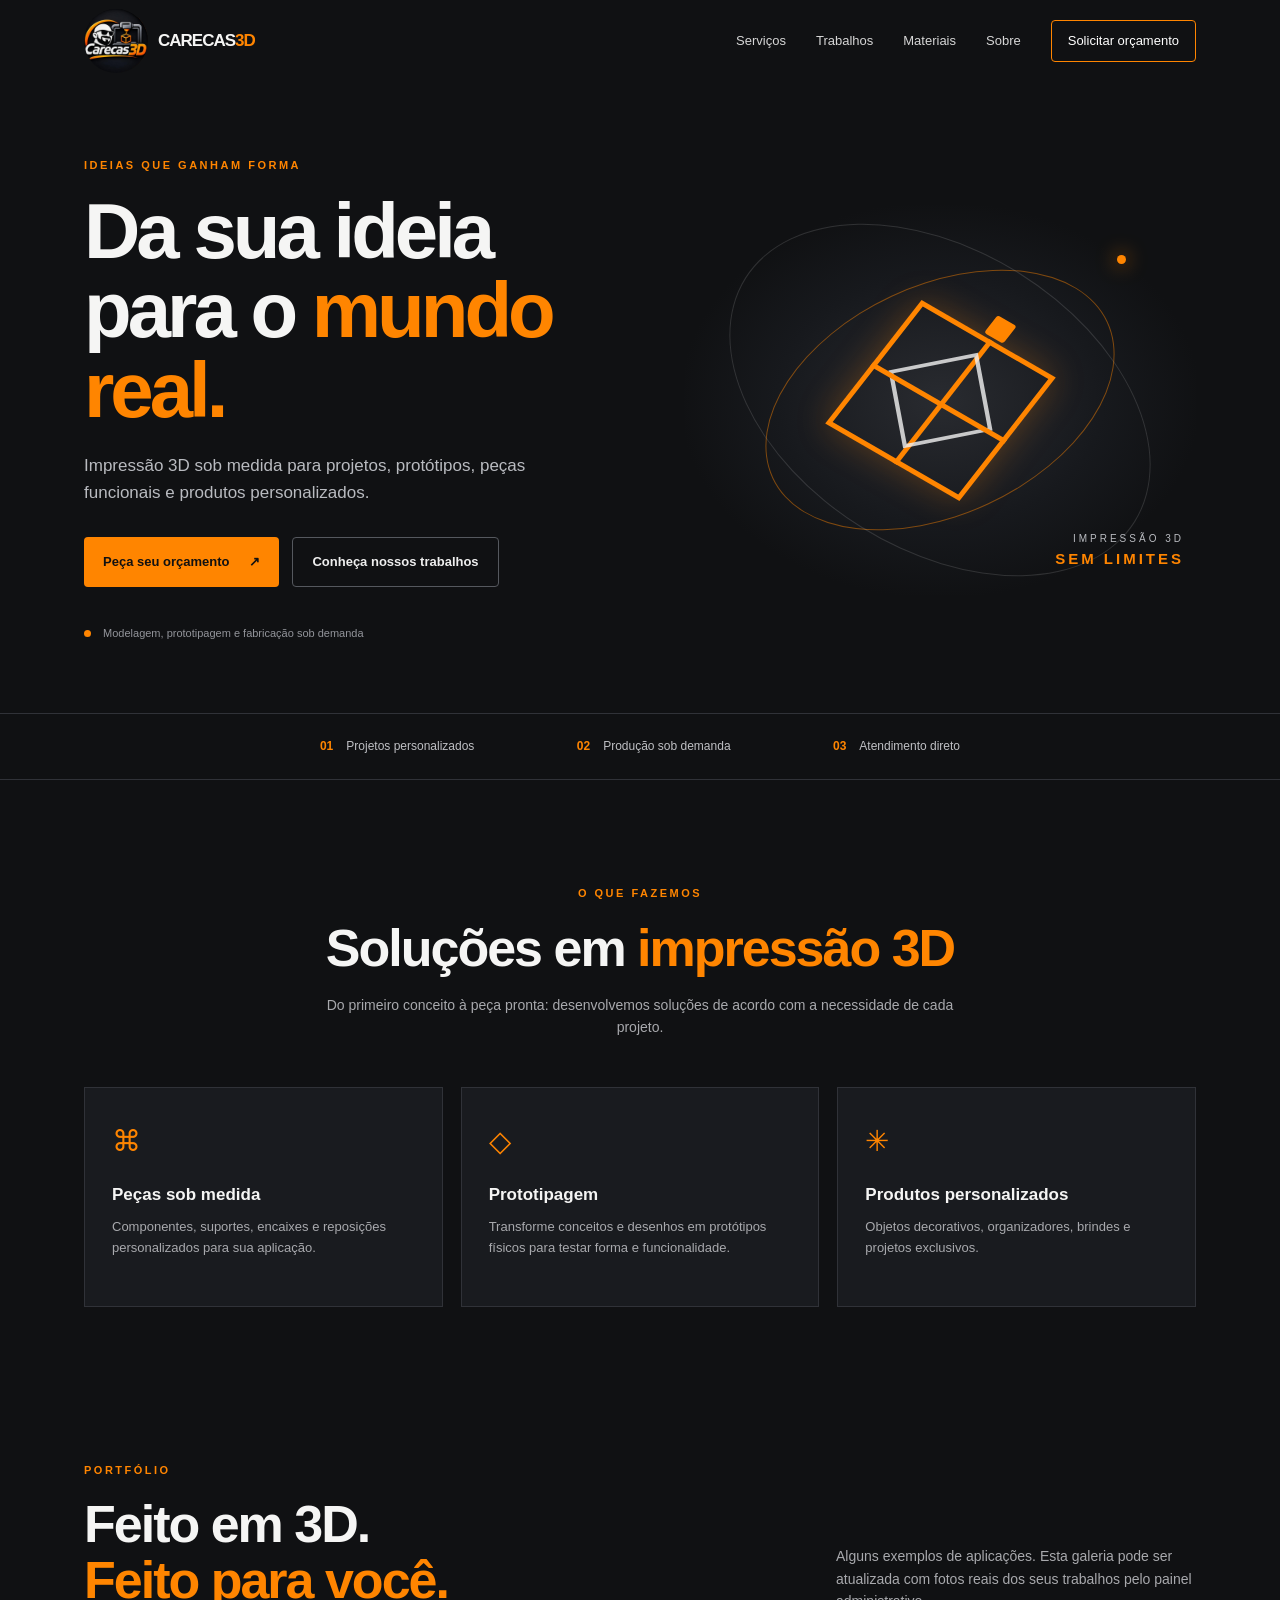
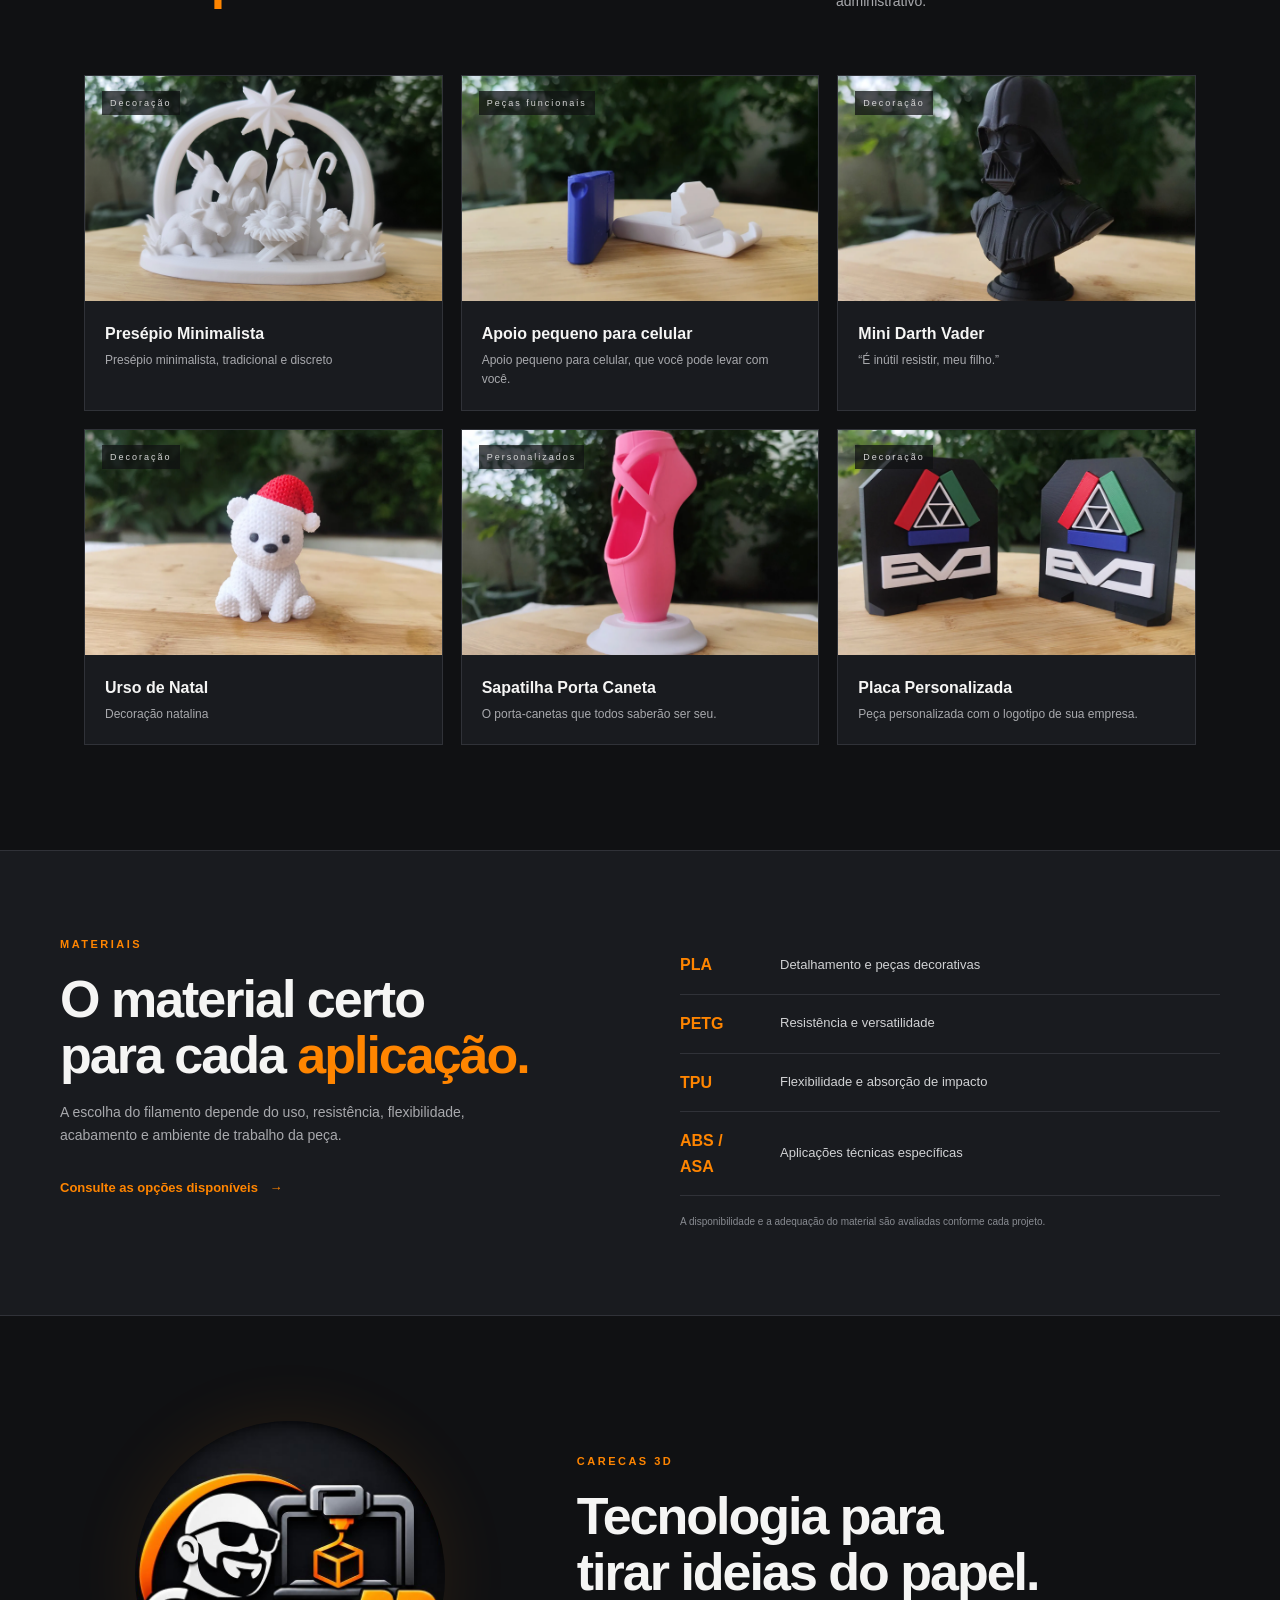
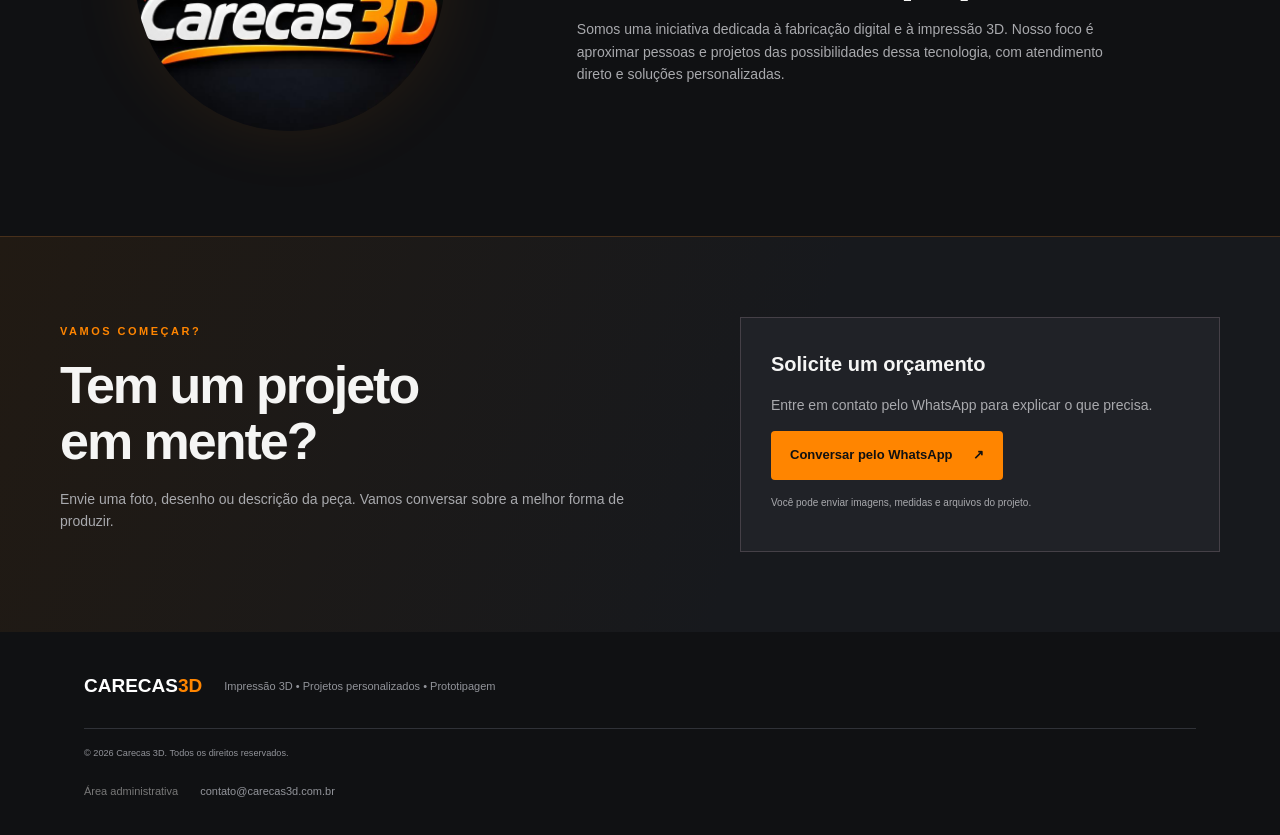
<file: index.html>
<!doctype html>
<html lang="pt-BR">
<head>
  <meta charset="utf-8"><meta name="viewport" content="width=device-width, initial-scale=1">
  <meta name="theme-color" content="#111214">
  <meta name="description" content="Carecas 3D — impressão 3D sob medida, prototipagem e peças personalizadas. Solicite seu orçamento.">
  <title>Carecas 3D | Impressão 3D sob medida</title>
  <link rel="icon" href="assets/logo-carecas3d.png"><link rel="stylesheet" href="styles.css">
</head>
<body>
<header class="topbar"><a class="brand" href="#inicio"><img src="assets/logo-carecas3d.png" alt="Carecas 3D"><span>CA<em>RECAS</em><b>3D</b></span></a>
  <button class="menu-toggle" aria-label="Abrir menu" aria-expanded="false">☰</button>
  <nav id="nav"><a href="#servicos">Serviços</a><a href="#portfolio">Trabalhos</a><a href="#materiais">Materiais</a><a href="#sobre">Sobre</a><a class="nav-cta" href="#contato">Solicitar orçamento</a></nav>
</header>
<main>
<section class="hero" id="inicio"><div class="hero-copy"><p class="eyebrow">IDEIAS QUE GANHAM FORMA</p><h1>Da sua ideia<br>para o <span>mundo real.</span></h1><p class="lead">Impressão 3D sob medida para projetos, protótipos, peças funcionais e produtos personalizados.</p><div class="hero-actions"><a class="btn primary whatsapp-link" href="#contato">Peça seu orçamento <span>↗</span></a><a class="btn ghost" href="#portfolio">Conheça nossos trabalhos</a></div><div class="hero-note"><i></i> Modelagem, prototipagem e fabricação sob demanda</div></div>
<div class="hero-art"><div class="orbit orbit-one"></div><div class="orbit orbit-two"></div><div class="cube"><span></span><i></i></div><div class="art-label">IMPRESSÃO 3D<br><b>SEM LIMITES</b></div><div class="art-dot"></div></div></section>
<section class="trust-strip"><div><b>01</b><span>Projetos personalizados</span></div><div><b>02</b><span>Produção sob demanda</span></div><div><b>03</b><span>Atendimento direto</span></div></section>
<section class="section" id="servicos"><div class="section-heading"><p class="eyebrow">O QUE FAZEMOS</p><h2>Soluções em <span>impressão 3D</span></h2><p>Do primeiro conceito à peça pronta: desenvolvemos soluções de acordo com a necessidade de cada projeto.</p></div><div class="service-grid">
<article class="service-card"><div class="service-icon">⌘</div><h3>Peças sob medida</h3><p>Componentes, suportes, encaixes e reposições personalizados para sua aplicação.</p></article>
<article class="service-card"><div class="service-icon">◇</div><h3>Prototipagem</h3><p>Transforme conceitos e desenhos em protótipos físicos para testar forma e funcionalidade.</p></article>
<article class="service-card"><div class="service-icon">✳</div><h3>Produtos personalizados</h3><p>Objetos decorativos, organizadores, brindes e projetos exclusivos.</p></article>
</div></section>
<section class="section portfolio-section" id="portfolio"><div class="section-heading split"><div><p class="eyebrow">PORTFÓLIO</p><h2>Feito em 3D.<br><span>Feito para você.</span></h2></div><p>Alguns exemplos de aplicações. Esta galeria pode ser atualizada com fotos reais dos seus trabalhos pelo painel administrativo.</p></div><div class="portfolio-grid" id="portfolio-grid">
<article class="work-card placeholder p1"><div class="work-visual"><span>PEÇA FUNCIONAL</span><div class="shape gear">✿</div></div><div class="work-caption"><h3>Peças funcionais</h3><p>Componentes desenvolvidos para necessidades específicas.</p></div></article>
<article class="work-card placeholder p2"><div class="work-visual"><span>PROTÓTIPO</span><div class="shape rings">◎</div></div><div class="work-caption"><h3>Prototipagem</h3><p>Modelos para validar ideias e projetos.</p></div></article>
<article class="work-card placeholder p3"><div class="work-visual"><span>PERSONALIZADO</span><div class="shape arch">▱</div></div><div class="work-caption"><h3>Produtos personalizados</h3><p>Peças criadas para combinar com seu projeto.</p></div></article>
</div></section>
<section class="materials" id="materiais"><div class="materials-copy"><p class="eyebrow">MATERIAIS</p><h2>O material certo<br>para cada <span>aplicação.</span></h2><p>A escolha do filamento depende do uso, resistência, flexibilidade, acabamento e ambiente de trabalho da peça.</p><a href="#contato" class="text-link">Consulte as opções disponíveis <b>→</b></a></div><div class="material-list"><div><b>PLA</b><span>Detalhamento e peças decorativas</span></div><div><b>PETG</b><span>Resistência e versatilidade</span></div><div><b>TPU</b><span>Flexibilidade e absorção de impacto</span></div><div><b>ABS / ASA</b><span>Aplicações técnicas específicas</span></div><small>A disponibilidade e a adequação do material são avaliadas conforme cada projeto.</small></div></section>
<section class="about section" id="sobre"><div class="about-logo"><img src="assets/logo-carecas3d.png" alt="Logomarca Carecas 3D"></div><div><p class="eyebrow">CARECAS 3D</p><h2>Tecnologia para<br>tirar ideias do papel.</h2><p>Somos uma iniciativa dedicada à fabricação digital e à impressão 3D. Nosso foco é aproximar pessoas e projetos das possibilidades dessa tecnologia, com atendimento direto e soluções personalizadas.</p></div></section>
<section class="contact" id="contato"><div><p class="eyebrow">VAMOS COMEÇAR?</p><h2>Tem um projeto<br>em mente?</h2><p>Envie uma foto, desenho ou descrição da peça. Vamos conversar sobre a melhor forma de produzir.</p></div><div class="contact-box"><h3>Solicite um orçamento</h3><p>Entre em contato pelo WhatsApp para explicar o que precisa.</p><a class="btn primary whatsapp-link" href="#">Conversar pelo WhatsApp <span>↗</span></a><p class="contact-hint">Você pode enviar imagens, medidas e arquivos do projeto.</p></div></section>
</main>
<footer><a class="footer-brand" href="#inicio">CARECAS<span>3D</span></a><p>Impressão 3D • Projetos personalizados • Prototipagem</p><small>© <span id="year"></span> Carecas 3D. Todos os direitos reservados.</small><a class="admin-link" href="/admin/">Área administrativa</a></footer>
<script src="script.js"></script>
</body></html>
</file>
<file: styles.css>
:root{--bg:#101113;--panel:#191b1f;--panel2:#202227;--text:#f5f5f4;--muted:#a8a9ad;--orange:#ff8500;--orange2:#ffb000;--line:#303238;--max:1160px}*{box-sizing:border-box}html{scroll-behavior:smooth}body{margin:0;background:var(--bg);color:var(--text);font-family:Inter,Arial,Helvetica,sans-serif;line-height:1.6}a{color:inherit;text-decoration:none}.topbar{height:82px;max-width:var(--max);padding:0 24px;margin:auto;display:flex;align-items:center;justify-content:space-between}.brand{display:flex;align-items:center;gap:10px;font-weight:900;font-size:17px;letter-spacing:-1px}
.brand img{width:64px;height:64px;object-fit:cover;border-radius:50%}.brand em{font-style:normal}.brand b,.footer-brand span{color:var(--orange)}nav{display:flex;align-items:center;gap:30px;font-size:13px;color:#d6d6d6}nav a:hover,.text-link:hover{color:var(--orange)}.nav-cta{border:1px solid var(--orange);padding:10px 16px;border-radius:4px;color:#fff}.menu-toggle{display:none;background:none;border:0;color:white;font-size:25px}.hero{max-width:var(--max);margin:auto;min-height:570px;padding:75px 24px 70px;display:grid;grid-template-columns:1.05fr .95fr;align-items:center;gap:35px;overflow:hidden}.eyebrow{color:var(--orange);font-size:11px;font-weight:800;letter-spacing:2.5px;margin:0 0 17px}.hero h1{font-size:clamp(48px,6.4vw,78px);line-height:1.02;letter-spacing:-4px;margin:0 0 22px;font-weight:850}.hero h1 span,.section h2 span,.materials h2 span{color:var(--orange)}.lead{font-size:17px;color:#b9bbc0;max-width:510px}.hero-actions{display:flex;gap:13px;flex-wrap:wrap;margin-top:30px}.btn{display:inline-flex;align-items:center;gap:20px;padding:14px 19px;border-radius:4px;font-size:13px;font-weight:800;transition:.2s}.btn.primary{background:var(--orange);color:#111}.btn.primary:hover{background:var(--orange2);transform:translateY(-2px)}.btn.ghost{border:1px solid #55585e;color:#eee}.btn.ghost:hover{border-color:var(--orange)}.hero-note{margin-top:38px;color:#92949a;font-size:11px}.hero-note i{display:inline-block;width:7px;height:7px;background:var(--orange);border-radius:50%;margin-right:9px}.hero-art{height:390px;position:relative;display:grid;place-items:center;background:radial-gradient(ellipse at center,#292b30 0,#17191d 45%,transparent 72%)}.orbit{position:absolute;border:1px solid rgba(255,133,0,.45);border-radius:50%;transform:rotate(-25deg)}.orbit-one{width:370px;height:230px}.orbit-two{width:460px;height:300px;transform:rotate(32deg);border-color:rgba(255,255,255,.13)}.cube{width:155px;height:155px;position:relative;transform:rotate(30deg) skew(-8deg);border:5px solid var(--orange);box-shadow:0 0 35px #ff850044;display:grid;place-items:center}.cube:before,.cube:after{content:"";position:absolute;background:var(--orange)}.cube:before{width:5px;height:155px;left:50%;top:-5px;transform:rotate(0)}.cube:after{height:5px;width:155px;top:50%;left:-5px}.cube span{width:85px;height:85px;border:4px solid #f3f3f3;transform:rotate(45deg);opacity:.8}.cube i{position:absolute;width:22px;height:22px;background:var(--orange);top:-30px;left:65px;border-radius:3px}.art-label{position:absolute;bottom:24px;right:12px;font-size:10px;letter-spacing:3px;color:#b9bbc0;text-align:right}.art-label b{color:var(--orange);font-size:15px}.art-dot{position:absolute;width:9px;height:9px;border-radius:50%;background:var(--orange);top:50px;right:70px;box-shadow:0 0 20px var(--orange)}.trust-strip{border-top:1px solid var(--line);border-bottom:1px solid var(--line);display:flex;justify-content:center;gap:clamp(30px,8vw,110px);padding:23px 20px;color:#bfc0c4;font-size:12px}.trust-strip b{color:var(--orange);margin-right:13px}.section{max-width:var(--max);margin:auto;padding:105px 24px}.section-heading{text-align:center;max-width:660px;margin:0 auto 48px}.section h2,.materials h2,.about h2,.contact h2{font-size:clamp(34px,4.5vw,52px);line-height:1.08;letter-spacing:-2px;margin:0 0 18px}.section-heading>p:last-child,.about p:not(.eyebrow),.materials-copy>p:not(.eyebrow),.contact>div>p:not(.eyebrow){color:var(--muted);font-size:14px}.service-grid{display:grid;grid-template-columns:repeat(3,1fr);gap:18px}.service-card{background:var(--panel);border:1px solid var(--line);padding:30px 27px;min-height:220px}.service-icon{font-size:29px;color:var(--orange);margin-bottom:17px}.service-card h3{font-size:17px;margin:0 0 9px}.service-card p{font-size:13px;color:var(--muted);margin:0}.portfolio-section{padding-top:50px}.split{max-width:none;display:flex;justify-content:space-between;align-items:end;text-align:left;gap:40px}.split>p{max-width:360px;color:var(--muted);font-size:13px}.portfolio-grid{display:grid;grid-template-columns:repeat(3,1fr);gap:18px}.work-card{background:var(--panel);border:1px solid var(--line);overflow:hidden}.work-visual{height:225px;display:grid;place-items:center;position:relative;overflow:hidden;background:radial-gradient(circle,#3a2b1e,#1b1d21 65%)}.work-visual>span{position:absolute;top:15px;left:17px;font-size:9px;letter-spacing:2px;color:#d7d7d7}.p2 .work-visual{background:radial-gradient(circle,#30343a,#191b1f 70%)}.p3 .work-visual{background:radial-gradient(circle,#40301e,#191b1f 70%)}.shape{font-size:110px;color:var(--orange);text-shadow:0 8px 25px #ff850055}.rings{color:#ddd}.arch{color:#ffad36}.work-caption{padding:20px}.work-caption h3{font-size:16px;margin:0 0 5px}.work-caption p{font-size:12px;color:var(--muted);margin:0}.materials{background:#191b1f;border-top:1px solid var(--line);border-bottom:1px solid var(--line);padding:85px max(24px,calc((100% - var(--max))/2));display:grid;grid-template-columns:1fr 1fr;gap:80px}.materials-copy>p:not(.eyebrow){max-width:440px}.text-link{display:inline-block;color:var(--orange);font-size:13px;font-weight:700;margin-top:18px}.text-link b{margin-left:8px}.material-list>div{display:flex;align-items:center;gap:20px;padding:16px 0;border-bottom:1px solid var(--line)}.material-list b{color:var(--orange);width:80px;font-size:16px}.material-list span{font-size:13px;color:#d1d2d4}.material-list small{display:block;color:#888b91;font-size:10px;margin-top:18px}.about{display:grid;grid-template-columns:.8fr 1.2fr;align-items:center;gap:80px}.about-logo{display:grid;place-items:center}.about-logo img{width:min(100%,310px);border-radius:50%;box-shadow:0 0 70px #ff850018}.about>div:last-child>p:not(.eyebrow){max-width:560px}.contact{background:linear-gradient(110deg,#211a13,#17191d 60%);border-top:1px solid #48301b;padding:80px max(24px,calc((100% - var(--max))/2));display:grid;grid-template-columns:1fr .8fr;gap:80px;align-items:center}.contact-box{background:#202227;border:1px solid #454047;padding:30px}.contact-box h3{margin:0;font-size:20px}.contact-box p{font-size:13px;color:var(--muted)}.contact-hint{font-size:10px!important;margin-top:15px}footer{max-width:var(--max);margin:auto;padding:35px 24px;display:flex;align-items:center;gap:22px;flex-wrap:wrap;color:#92949a;font-size:11px}footer p{flex:1}.footer-brand{font-size:19px;font-weight:900;color:white}.footer-brand span{color:var(--orange)}footer small{width:100%;border-top:1px solid var(--line);padding-top:17px}.admin-link{color:#777}.admin-link:hover{color:var(--orange)}
@media(max-width:760px){.topbar{height:70px}.menu-toggle{display:block}nav{display:none;position:absolute;z-index:5;top:70px;left:0;right:0;background:#17191d;padding:22px;flex-direction:column;align-items:stretch;gap:18px;border-bottom:1px solid var(--line)}nav.open{display:flex}.hero{grid-template-columns:1fr;padding-top:55px}.hero h1{letter-spacing:-2px}.hero-art{height:280px}.orbit-one{width:280px;height:180px}.orbit-two{width:330px;height:220px}.cube{transform:scale(.75) rotate(30deg) skew(-8deg)}.trust-strip{gap:13px;justify-content:space-around;font-size:10px}.trust-strip b{margin-right:5px}.section{padding:75px 20px}.service-grid,.portfolio-grid{grid-template-columns:1fr}.work-visual{height:210px}.split{display:block}.split>p{margin-top:20px}.materials,.about,.contact{grid-template-columns:1fr;gap:35px;padding:70px 22px}.about-logo img{width:220px}.contact-box{padding:24px}footer{gap:12px}footer p{flex-basis:100%;margin:0}}
.photo-work{background:#191b1f}.photo-work img{width:100%;height:100%;object-fit:cover;position:absolute;inset:0}.photo-work>span{z-index:1;background:#101113bb;padding:5px 8px}
</file>
